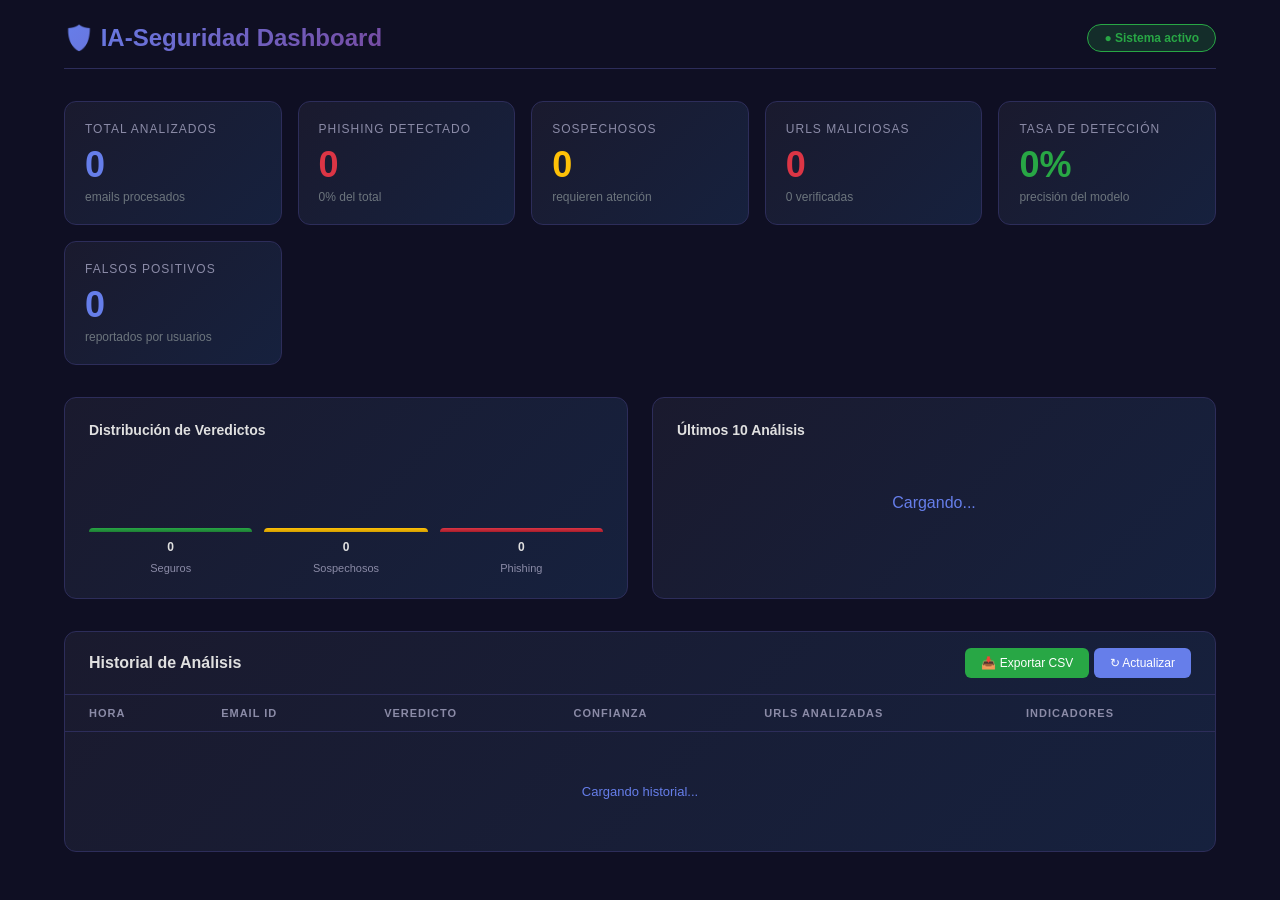
<file: backend/static/index.html>
<!DOCTYPE html>
<html lang="es">
<head>
  <meta charset="UTF-8">
  <meta name="viewport" content="width=device-width, initial-scale=1.0">
  <title>IA-Seguridad — Dashboard</title>
  <style>
    * { margin: 0; padding: 0; box-sizing: border-box; }
    body { font-family: -apple-system, BlinkMacSystemFont, 'Segoe UI', sans-serif; background: #0f0f23; color: #e0e0e0; min-height: 100vh; }

    .dashboard {
      max-width: 1200px;
      margin: 0 auto;
      padding: 24px;
    }

    .header {
      display: flex;
      justify-content: space-between;
      align-items: center;
      margin-bottom: 32px;
      padding-bottom: 16px;
      border-bottom: 1px solid #2d2d5a;
    }

    .header h1 {
      font-size: 24px;
      background: linear-gradient(135deg, #667eea, #764ba2);
      -webkit-background-clip: text;
      -webkit-text-fill-color: transparent;
    }

    .status-badge {
      padding: 6px 16px;
      border-radius: 20px;
      font-size: 12px;
      font-weight: 600;
    }

    .status-badge.live {
      background: rgba(40, 167, 69, 0.2);
      color: #28a745;
      border: 1px solid #28a745;
    }

    /* Cards grid */
    .cards-grid {
      display: grid;
      grid-template-columns: repeat(auto-fit, minmax(200px, 1fr));
      gap: 16px;
      margin-bottom: 32px;
    }

    .card {
      background: linear-gradient(135deg, #1a1a2e, #16213e);
      border-radius: 12px;
      padding: 20px;
      border: 1px solid #2d2d5a;
      transition: transform 0.2s;
    }

    .card:hover { transform: translateY(-2px); }

    .card-label {
      font-size: 12px;
      color: #8b8ba7;
      text-transform: uppercase;
      letter-spacing: 1px;
      margin-bottom: 8px;
    }

    .card-value {
      font-size: 36px;
      font-weight: 700;
      margin-bottom: 4px;
    }

    .card-value.safe { color: #28a745; }
    .card-value.suspicious { color: #ffc107; }
    .card-value.phishing { color: #dc3545; }
    .card-value.neutral { color: #667eea; }

    .card-sub { font-size: 12px; color: #6c757d; }

    /* Charts section */
    .charts-row {
      display: grid;
      grid-template-columns: 1fr 1fr;
      gap: 24px;
      margin-bottom: 32px;
    }

    .chart-card {
      background: linear-gradient(135deg, #1a1a2e, #16213e);
      border-radius: 12px;
      padding: 24px;
      border: 1px solid #2d2d5a;
    }

    .chart-title {
      font-size: 14px;
      font-weight: 600;
      margin-bottom: 16px;
      color: #e0e0e0;
    }

    /* Bar chart */
    .bar-chart { display: flex; gap: 12px; align-items: flex-end; height: 120px; }
    .bar-item { flex: 1; display: flex; flex-direction: column; align-items: center; gap: 8px; }
    .bar { width: 100%; border-radius: 4px 4px 0 0; transition: height 0.5s ease; min-height: 4px; }
    .bar.safe { background: linear-gradient(180deg, #28a745, #1e7e34); }
    .bar.suspicious { background: linear-gradient(180deg, #ffc107, #d39e00); }
    .bar.phishing { background: linear-gradient(180deg, #dc3545, #a71d2a); }
    .bar-label { font-size: 11px; color: #8b8ba7; text-align: center; }
    .bar-value { font-size: 12px; font-weight: 600; }

    /* History table */
    .history-table-container {
      background: linear-gradient(135deg, #1a1a2e, #16213e);
      border-radius: 12px;
      border: 1px solid #2d2d5a;
      overflow: hidden;
    }

    .history-header {
      display: flex;
      justify-content: space-between;
      align-items: center;
      padding: 16px 24px;
      border-bottom: 1px solid #2d2d5a;
    }

    .history-header h2 { font-size: 16px; }

    .history-table {
      width: 100%;
      border-collapse: collapse;
    }

    .history-table th {
      text-align: left;
      padding: 12px 24px;
      font-size: 11px;
      color: #8b8ba7;
      text-transform: uppercase;
      letter-spacing: 1px;
      border-bottom: 1px solid #2d2d5a;
    }

    .history-table td {
      padding: 12px 24px;
      font-size: 13px;
      border-bottom: 1px solid #1a1a2e;
    }

    .history-table tr:last-child td { border-bottom: none; }
    .history-table tr:hover { background: rgba(102, 126, 234, 0.05); }

    .verdict-tag {
      padding: 4px 10px;
      border-radius: 12px;
      font-size: 11px;
      font-weight: 600;
      display: inline-block;
    }

    .verdict-tag.safe { background: rgba(40, 167, 69, 0.2); color: #28a745; }
    .verdict-tag.suspicious { background: rgba(255, 193, 7, 0.2); color: #ffc107; }
    .verdict-tag.phishing { background: rgba(220, 53, 69, 0.2); color: #dc3545; }
    .verdict-tag.review_needed { background: rgba(108, 117, 125, 0.2); color: #6c757d; }

    .confidence-cell { color: #8b8ba7; }

    .url-threat {
      display: inline-flex;
      align-items: center;
      gap: 4px;
      color: #dc3545;
      font-size: 11px;
    }

    .refresh-btn {
      background: #667eea;
      color: white;
      border: none;
      padding: 8px 16px;
      border-radius: 6px;
      font-size: 12px;
      cursor: pointer;
    }

    .export-btn {
      background: #28a745;
      color: white;
      border: none;
      padding: 8px 16px;
      border-radius: 6px;
      font-size: 12px;
      cursor: pointer;
      margin-left: 8px;
    }

    .export-btn:hover { background: #218838; }

    .empty-state {
      text-align: center;
      padding: 40px;
      color: #6c757d;
    }

    .loading { text-align: center; padding: 40px; color: #667eea; }

    @media (max-width: 768px) {
      .charts-row { grid-template-columns: 1fr; }
    }
  </style>
</head>
<body>
  <div class="dashboard">
    <div class="header">
      <h1>🛡️ IA-Seguridad Dashboard</h1>
      <span class="status-badge live">● Sistema activo</span>
    </div>

    <!-- Stats cards -->
    <div class="cards-grid">
      <div class="card">
        <div class="card-label">Total Analizados</div>
        <div class="card-value neutral" id="total-analyzed">0</div>
        <div class="card-sub">emails procesados</div>
      </div>
      <div class="card">
        <div class="card-label">Phishing Detectado</div>
        <div class="card-value phishing" id="total-phishing">0</div>
        <div class="card-sub" id="phishing-rate">0% del total</div>
      </div>
      <div class="card">
        <div class="card-label">Sospechosos</div>
        <div class="card-value suspicious" id="total-suspicious">0</div>
        <div class="card-sub">requieren atención</div>
      </div>
      <div class="card">
        <div class="card-label">URLs Maliciosas</div>
        <div class="card-value phishing" id="total-malicious-urls">0</div>
        <div class="card-sub" id="urls-checked">0 verificadas</div>
      </div>
      <div class="card">
        <div class="card-label">Tasa de Detección</div>
        <div class="card-value safe" id="detection-rate">0%</div>
        <div class="card-sub">precisión del modelo</div>
      </div>
      <div class="card">
        <div class="card-label">Falsos Positivos</div>
        <div class="card-value neutral" id="false-positives">0</div>
        <div class="card-sub">reportados por usuarios</div>
      </div>
    </div>

    <!-- Charts -->
    <div class="charts-row">
      <div class="chart-card">
        <div class="chart-title">Distribución de Veredictos</div>
        <div class="bar-chart" id="bar-chart">
          <div class="bar-item">
            <div class="bar safe" id="bar-safe" style="height: 0px"></div>
            <div class="bar-value" id="bar-safe-val">0</div>
            <div class="bar-label">Seguros</div>
          </div>
          <div class="bar-item">
            <div class="bar suspicious" id="bar-suspicious" style="height: 0px"></div>
            <div class="bar-value" id="bar-suspicious-val">0</div>
            <div class="bar-label">Sospechosos</div>
          </div>
          <div class="bar-item">
            <div class="bar phishing" id="bar-phishing" style="height: 0px"></div>
            <div class="bar-value" id="bar-phishing-val">0</div>
            <div class="bar-label">Phishing</div>
          </div>
        </div>
      </div>

      <div class="chart-card">
        <div class="chart-title">Últimos 10 Análisis</div>
        <div id="mini-history" style="display:flex;flex-direction:column;gap:6px;">
          <div class="loading">Cargando...</div>
        </div>
      </div>
    </div>

    <!-- History table -->
    <div class="history-table-container">
      <div class="history-header">
        <h2>Historial de Análisis</h2>
        <div>
          <button class="export-btn" onclick="exportCSV()">📥 Exportar CSV</button>
          <button class="refresh-btn" onclick="loadData()">↻ Actualizar</button>
        </div>
      </div>
      <table class="history-table">
        <thead>
          <tr>
            <th>Hora</th>
            <th>Email ID</th>
            <th>Veredicto</th>
            <th>Confianza</th>
            <th>URLs Analizadas</th>
            <th>Indicadores</th>
          </tr>
        </thead>
        <tbody id="history-body">
          <tr><td colspan="6"><div class="loading">Cargando historial...</div></td></tr>
        </tbody>
      </table>
    </div>
  </div>

  <script>
    const API_BASE = 'http://localhost:8000';

    async function loadData() {
      try {
        const [statsResp, historyResp] = await Promise.all([
          fetch(`${API_BASE}/api/dashboard/stats`),
          fetch(`${API_BASE}/api/dashboard/history?limit=50`)
        ]);

        const stats = await statsResp.json();
        const history = await historyResp.json();

        updateStats(stats);
        updateHistory(history.items || []);
        updateBarChart(stats);
        updateMiniHistory(history.items || []);
      } catch (e) {
        console.error('Error loading dashboard:', e);
      }
    }

    function updateStats(s) {
      document.getElementById('total-analyzed').textContent = s.total_analyzed;
      document.getElementById('total-phishing').textContent = s.total_phishing;
      document.getElementById('total-suspicious').textContent = s.total_suspicious;
      document.getElementById('total-malicious-urls').textContent = s.total_malicious_urls;
      document.getElementById('detection-rate').textContent = s.detection_rate + '%';
      document.getElementById('false-positives').textContent = s.false_positives_reported;
      document.getElementById('phishing-rate').textContent = s.phishing_rate + '% del total';
      document.getElementById('urls-checked').textContent = s.total_urls_checked + ' verificadas';
    }

    function updateHistory(items) {
      const tbody = document.getElementById('history-body');

      if (!items || items.length === 0) {
        tbody.innerHTML = '<tr><td colspan="6"><div class="empty-state">No hay análisis registrados aún. Usá la extensión para analizar emails.</div></td></tr>';
        return;
      }

      tbody.innerHTML = items.map(item => {
        const indicators = item.indicators || [];
        const urls = item.urls_analyzed || [];
        const maliciousUrls = urls.filter(u => u.malicious);
        const time = new Date(item.analyzed_at).toLocaleTimeString('es-AR');

        return `
          <tr>
            <td>${time}</td>
            <td style="font-family:monospace;font-size:11px;color:#8b8ba7;">${(item.email_id || 'N/A').substring(0, 12)}...</td>
            <td><span class="verdict-tag ${item.verdict}">${getVerdictLabel(item.verdict)}</span></td>
            <td class="confidence-cell">${item.confidence > 0 ? (item.confidence * 100).toFixed(0) + '%' : 'N/A'}</td>
            <td>
              ${urls.length > 0 ? urls.length + ' verificada(s)' : 'Sin URLs'}
              ${maliciousUrls.length > 0 ? `<br><span class="url-threat">⚠️ ${maliciousUrls.length} maliciosa(s)</span>` : ''}
            </td>
            <td style="font-size:11px;color:#6c757d;">${indicators.slice(0, 2).join(', ')}${indicators.length > 2 ? '...' : ''}</td>
          </tr>
        `;
      }).join('');
    }

    function updateBarChart(stats) {
      const total = stats.total_safe + stats.total_suspicious + stats.total_phishing || 1;
      const maxHeight = 100; // pixels

      function setBar(id, count, labelClass) {
        const pct = (count / total) * maxHeight;
        document.getElementById(id).style.height = pct + 'px';
        document.getElementById(id.replace('bar-', 'bar-') + '-val').textContent = count;
      }

      setBar('bar-safe', stats.total_safe);
      setBar('bar-suspicious', stats.total_suspicious);
      setBar('bar-phishing', stats.total_phishing);

      // Fix the val elements
      document.getElementById('bar-safe-val').textContent = stats.total_safe;
      document.getElementById('bar-suspicious-val').textContent = stats.total_suspicious;
      document.getElementById('bar-phishing-val').textContent = stats.total_phishing;
    }

    function updateMiniHistory(items) {
      const container = document.getElementById('mini-history');
      const last10 = (items || []).slice(0, 10);

      if (last10.length === 0) {
        container.innerHTML = '<div class="empty-state">Sin análisis aún</div>';
        return;
      }

      container.innerHTML = last10.map(item => `
        <div style="display:flex;align-items:center;gap:12px;padding:8px;background:rgba(255,255,255,0.03);border-radius:6px;">
          <span class="verdict-tag ${item.verdict}" style="flex-shrink:0;">${getShortLabel(item.verdict)}</span>
          <span style="flex:1;font-size:11px;color:#8b8ba7;overflow:hidden;text-overflow:ellipsis;white-space:nowrap;">${(item.email_id || '').substring(0, 16)}...</span>
          <span style="font-size:11px;color:#6c757d;">${item.confidence > 0 ? (item.confidence*100).toFixed(0)+'%' : ''}</span>
        </div>
      `).join('');
    }

    function getVerdictLabel(v) {
      return {safe:'✓ Seguro', suspicious:'⚠ Sospechoso', phishing:'✕ Phishing', review_needed:'? Revisar'}[v] || v;
    }

    function getShortLabel(v) {
      return {safe:'✓', suspicious:'⚠', phishing:'✕', review_needed:'?'}[v] || '?';
    }

    function exportCSV() {
      window.open(`${API_BASE}/api/dashboard/export`, '_blank');
    }

    // Load on start and every 30 seconds
    loadData();
    setInterval(loadData, 30000);
  </script>
</body>
</html>
</file>
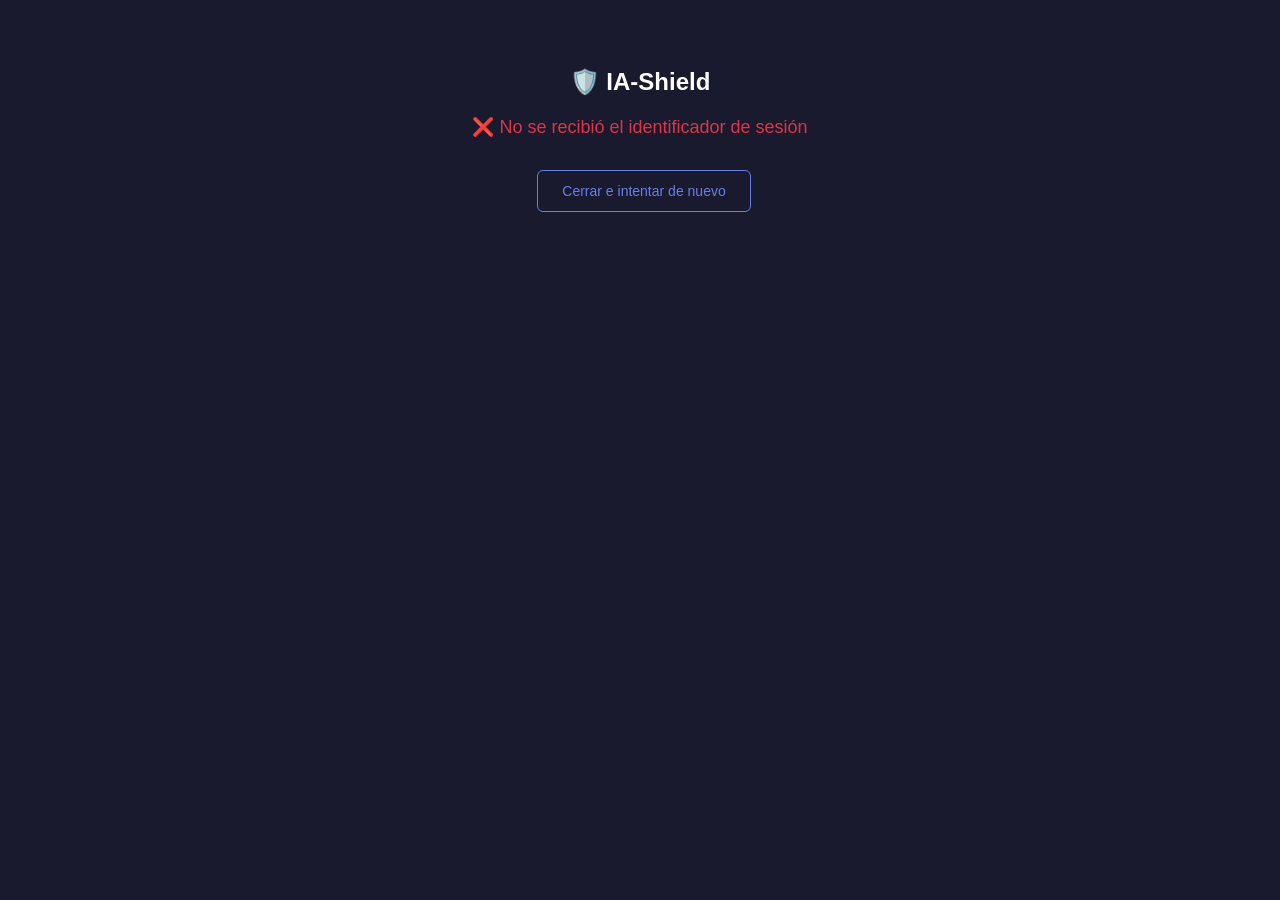
<file: extension/auth-callback.html>
<!DOCTYPE html>
<html>
<head>
  <meta charset="UTF-8">
  <title>IA-Shield — Login</title>
  <style>
    body { font-family: -apple-system, BlinkMacSystemFont, sans-serif; text-align: center; padding: 40px; background: #1a1a2e; color: white; }
    .success { color: #28a745; font-size: 22px; margin: 20px 0; }
    .error { color: #dc3545; font-size: 18px; margin: 20px 0; }
    .info { color: #aaa; font-size: 14px; line-height: 1.6; max-width: 350px; margin: 0 auto; }
    .loading { color: #ffc107; font-size: 18px; margin: 20px 0; }
    .email { color: #667eea; font-size: 14px; margin: 10px 0; }
    .close-btn { background: #667eea; color: white; border: none; padding: 12px 24px; border-radius: 6px; cursor: pointer; font-size: 14px; margin-top: 24px; }
    .close-btn:hover { background: #5a6fd6; }
    .retry-btn { background: transparent; color: #667eea; border: 1px solid #667eea; padding: 12px 24px; border-radius: 6px; cursor: pointer; font-size: 14px; margin-top: 12px; margin-left: 8px; }
    .retry-btn:hover { background: rgba(102,126,234,0.1); }
    .hidden { display: none; }
  </style>
</head>
<body>
  <h2>🛡️ IA-Shield</h2>
  <div id="statusLoading" class="loading">⏳ Verificando sesión...</div>
  <div id="statusSuccess" class="success hidden">✅ ¡Sesión establecida!</div>
  <div id="statusError" class="error hidden">❌ Error al establecer sesión</div>
  <div id="emailDisplay" class="email hidden"></div>
  <p id="infoText" class="info hidden">Cerrá esta ventana y hacé click nuevamente en el ícono de la extensión para ver tus emails.</p>
  <button id="closeBtn" class="close-btn hidden" onclick="window.close()">Cerrar esta ventana</button>
  <button id="retryBtn" class="retry-btn hidden" onclick="window.close()">Cerrar e intentar de nuevo</button>

  <script>
    const API_BASE = 'http://localhost:8000';

    (async function() {
      const params = new URLSearchParams(window.location.search);
      const sessionId = params.get('sessionId');
      const email = params.get('email');

      if (!sessionId) {
        document.getElementById('statusLoading').className = 'hidden';
        document.getElementById('statusError').className = 'error';
        document.getElementById('statusError').textContent = '❌ No se recibió el identificador de sesión';
        document.getElementById('retryBtn').className = 'retry-btn';
        return;
      }

      // Verificar que la sesión es válida en el backend
      try {
        const resp = await fetch(`${API_BASE}/auth/session/${sessionId}`);
        const data = await resp.json();

        document.getElementById('statusLoading').className = 'hidden';

        if (data.valid) {
          document.getElementById('statusSuccess').className = 'success';
          document.getElementById('emailDisplay').className = 'email';
          document.getElementById('emailDisplay').textContent = email ? `📧 ${email}` : '';
          document.getElementById('infoText').className = 'info';
          document.getElementById('closeBtn').className = 'close-btn';

          // Intentar guardar en chrome.storage (solo funciona si estamos en contexto extensión)
          try {
            if (typeof chrome !== 'undefined' && chrome.storage) {
              await chrome.storage.local.set({
                ia_seguridad_session: { sessionId: sessionId, email: email || '' }
              });
              console.log('[IA-Shield] Sesión guardada en chrome.storage desde callback');
            }
          } catch(e) {
            // No estamos en contexto extensión, el popup ya guardó el sessionId
            console.log('[IA-Shield] No se pudo acceder a chrome.storage (normal, estamos en web)');
          }
        } else {
          document.getElementById('statusError').className = 'error';
          document.getElementById('statusError').textContent = '❌ La sesión expiró o no es válida. Cerra e intentá de nuevo.';
          document.getElementById('retryBtn').className = 'retry-btn';
        }
      } catch (e) {
        document.getElementById('statusLoading').className = 'hidden';
        document.getElementById('statusError').className = 'error';
        document.getElementById('statusError').textContent = '❌ Error de conexión con el servidor';
        document.getElementById('retryBtn').className = 'retry-btn';
      }
    })();
  </script>
</body>
</html>
</file>
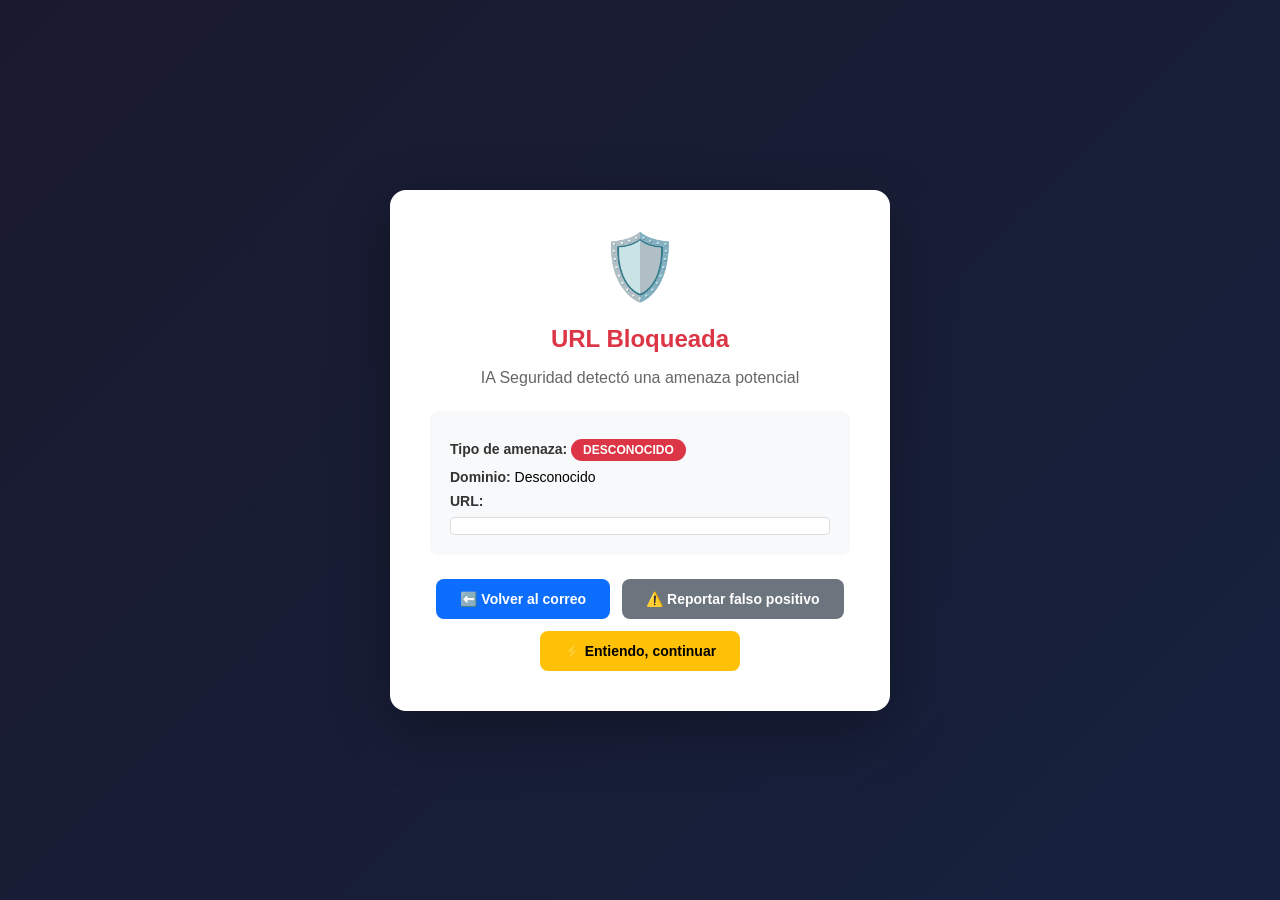
<file: extension/blocked.html>
<!DOCTYPE html>
<html lang="es">
<head>
  <meta charset="UTF-8">
  <meta name="viewport" content="width=device-width, initial-scale=1.0">
  <title>🚫 URL Bloqueada — IA Seguridad</title>
  <style>
    * { box-sizing: border-box; margin: 0; padding: 0; }
    body {
      font-family: -apple-system, BlinkMacSystemFont, 'Segoe UI', Roboto, sans-serif;
      background: linear-gradient(135deg, #1a1a2e 0%, #16213e 100%);
      min-height: 100vh;
      display: flex;
      align-items: center;
      justify-content: center;
      padding: 20px;
    }
    .container {
      background: white;
      border-radius: 16px;
      max-width: 500px;
      padding: 40px;
      box-shadow: 0 20px 60px rgba(0,0,0,0.3);
      text-align: center;
    }
    .icon {
      font-size: 64px;
      margin-bottom: 20px;
    }
    h1 {
      color: #dc3545;
      font-size: 24px;
      margin-bottom: 16px;
    }
    .subtitle {
      color: #666;
      font-size: 16px;
      margin-bottom: 24px;
    }
    .details {
      background: #f8f9fa;
      border-radius: 8px;
      padding: 20px;
      text-align: left;
      margin-bottom: 24px;
    }
    .details p {
      margin: 8px 0;
      font-size: 14px;
    }
    .details strong {
      color: #333;
    }
    .url {
      word-break: break-all;
      font-family: monospace;
      font-size: 12px;
      background: #fff;
      padding: 8px;
      border-radius: 4px;
      border: 1px solid #ddd;
    }
    .threat-type {
      display: inline-block;
      background: #dc3545;
      color: white;
      padding: 4px 12px;
      border-radius: 20px;
      font-size: 12px;
      font-weight: 600;
    }
    .buttons {
      display: flex;
      gap: 12px;
      justify-content: center;
      flex-wrap: wrap;
    }
    button {
      padding: 12px 24px;
      border-radius: 8px;
      font-size: 14px;
      font-weight: 600;
      cursor: pointer;
      border: none;
      transition: all 0.2s;
    }
    .btn-primary {
      background: #0d6efd;
      color: white;
    }
    .btn-primary:hover {
      background: #0b5ed7;
    }
    .btn-secondary {
      background: #6c757d;
      color: white;
    }
    .btn-secondary:hover {
      background: #5a6268;
    }
  </style>
</head>
<body>
  <div class="container">
    <div class="icon">🛡️</div>
    <h1>URL Bloqueada</h1>
    <p class="subtitle">IA Seguridad detectó una amenaza potencial</p>

    <div class="details">
      <p><strong>Tipo de amenaza:</strong> <span id="threatType" class="threat-type">CARGANDO...</span></p>
      <p><strong>Dominio:</strong> <span id="domain">Cargando...</span></p>
      <p><strong>URL:</strong></p>
      <div id="url" class="url">Cargando...</div>
    </div>

    <div class="buttons">
      <button class="btn-primary" onclick="goBack()">⬅️ Volver al correo</button>
      <button class="btn-secondary" onclick="reportFalsePositive()">⚠️ Reportar falso positivo</button>
      <button class="btn-warning" style="background:#ffc107;color:#000;" onclick="proceedAnyway()">⚡ Entiendo, continuar</button>
    </div>
  </div>

  <script>
    // Parse URL parameters
    const params = new URLSearchParams(window.location.search);
    document.getElementById('threatType').textContent = params.get('threat') || 'DESCONOCIDO';
    document.getElementById('domain').textContent = params.get('domain') || 'Desconocido';
    document.getElementById('url').textContent = params.get('url') || '';

    function goBack() {
      window.history.back();
    }

    function reportFalsePositive() {
      const url = params.get('url');
      const domain = params.get('domain');

      // Remove from blocked list
      chrome.storage.local.get('ia_seguridad_blocked_domains').then(stored => {
        const blocked = stored.ia_seguridad_blocked_domains || [];
        const updated = blocked.filter(d => d !== domain);
        chrome.storage.local.set({ ia_seguridad_blocked_domains: updated });

        alert('Dominio removido de la lista de bloqueados. Por favor reporta este falso positivo en el dashboard.');
      });
    }

    function proceedAnyway() {
      const url = params.get('url');
      if (url) {
        if (confirm('¿Estás seguro? Esta URL fue marcada como sospechosa. Continuarás bajo tu propio riesgo.')) {
          window.location.href = url;
        }
      }
    }
  </script>
</body>
</html>
</file>
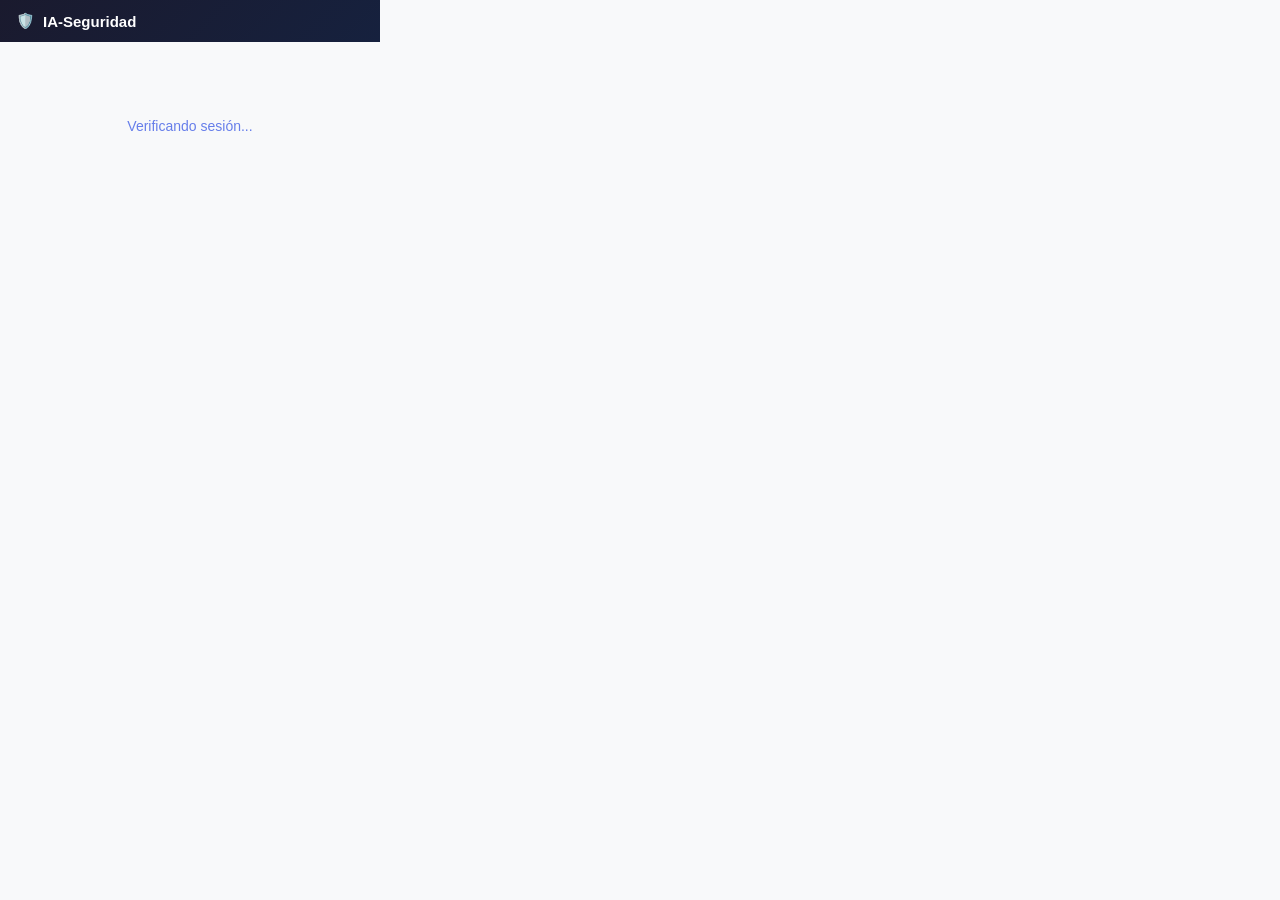
<file: extension/popup/popup.html>
<!DOCTYPE html>
<html lang="es">
<head>
  <meta charset="UTF-8">
  <meta name="viewport" content="width=device-width, initial-scale=1.0">
  <title>IA-Seguridad</title>
  <link rel="stylesheet" href="popup.css">
</head>
<body>
  <div class="container">
    <!-- Header -->
    <header class="header">
      <div class="logo">
        <span class="logo-icon">🛡️</span>
        <span class="logo-text">IA-Seguridad</span>
      </div>
      <div class="user-info" id="userInfo" style="display:none;">
        <span id="userEmail"></span>
        <button id="logoutBtn" class="btn-logout">✕</button>
      </div>
    </header>

    <!-- Loading section (shown while verifying session) -->
    <div id="loadingSection" class="section">
      <div class="loading-prompt">
        <p>Verificando sesión...</p>
      </div>
    </div>

    <!-- Login section -->
    <div id="loginSection" class="section" style="display:none;">
      <div class="login-prompt">
        <p>Protegé tus emails contra phishing con IA</p>
        <button id="loginBtn" class="btn-primary">Conectar con Gmail</button>
      </div>
    </div>

    <!-- Main content (emails) -->
    <div id="mainSection" class="section" style="display:none;">
      <!-- Stats bar -->
      <div class="stats-bar">
        <div class="stat-item safe">
          <span class="stat-num" id="safeCount">0</span>
          <span class="stat-label">Seguros</span>
        </div>
        <div class="stat-item suspicious">
          <span class="stat-num" id="suspiciousCount">0</span>
          <span class="stat-label">Sospechosos</span>
        </div>
        <div class="stat-item phishing">
          <span class="stat-num" id="phishingCount">0</span>
          <span class="stat-label">Phishing</span>
        </div>
      </div>

      <!-- Email list -->
      <div class="email-list" id="emailList">
        <div class="loading">Cargando emails...</div>
      </div>

      <!-- Refresh button -->
      <button id="refreshBtn" class="btn-secondary">↻ Actualizar</button>
    </div>

    <!-- Error -->
    <div id="errorSection" class="section error-section" style="display:none;">
      <p id="errorMessage"></p>
      <button id="retryBtn" class="btn-secondary">Reintentar</button>
    </div>
  </div>

  <script src="popup.js"></script>
</body>
</html>
</file>
<file: extension/popup/popup.css>
* {
  margin: 0;
  padding: 0;
  box-sizing: border-box;
}

body {
  width: 380px;
  min-height: 400px;
  font-family: -apple-system, BlinkMacSystemFont, 'Segoe UI', Roboto, sans-serif;
  background: #f8f9fa;
  color: #212529;
}

.container {
  display: flex;
  flex-direction: column;
  height: 100%;
}

/* Header */
.header {
  display: flex;
  justify-content: space-between;
  align-items: center;
  padding: 12px 16px;
  background: linear-gradient(135deg, #1a1a2e, #16213e);
  color: white;
}

.logo {
  display: flex;
  align-items: center;
  gap: 8px;
  font-weight: 700;
  font-size: 15px;
}

.user-info {
  display: flex;
  align-items: center;
  gap: 8px;
  font-size: 11px;
  opacity: 0.8;
}

.btn-logout {
  background: none;
  border: none;
  color: #fff;
  cursor: pointer;
  font-size: 14px;
  opacity: 0.6;
  transition: opacity 0.2s;
}

.btn-logout:hover {
  opacity: 1;
}

/* Sections */
.section {
  padding: 16px;
  flex: 1;
}

/* Login */
.login-prompt {
  text-align: center;
  padding: 40px 20px;
}

.login-prompt p {
  margin-bottom: 20px;
  color: #6c757d;
  font-size: 14px;
}

/* Loading */
.loading-prompt {
  text-align: center;
  padding: 60px 20px;
}

.loading-prompt p {
  color: #667eea;
  font-size: 14px;
  animation: pulse-text 1.5s infinite;
}

@keyframes pulse-text {
  0%, 100% { opacity: 1; }
  50% { opacity: 0.5; }
}

.btn-primary {
  background: linear-gradient(135deg, #667eea, #764ba2);
  color: white;
  border: none;
  padding: 12px 24px;
  border-radius: 8px;
  font-size: 14px;
  font-weight: 600;
  cursor: pointer;
  width: 100%;
  transition: transform 0.2s, box-shadow 0.2s;
}

.btn-primary:hover {
  transform: translateY(-1px);
  box-shadow: 0 4px 12px rgba(102, 126, 234, 0.4);
}

.btn-secondary {
  background: #e9ecef;
  color: #495057;
  border: none;
  padding: 8px 16px;
  border-radius: 6px;
  font-size: 13px;
  cursor: pointer;
  width: 100%;
  margin-top: 8px;
}

.btn-secondary:hover {
  background: #dee2e6;
}

/* Stats bar */
.stats-bar {
  display: flex;
  gap: 8px;
  margin-bottom: 12px;
}

.stat-item {
  flex: 1;
  text-align: center;
  padding: 8px;
  border-radius: 8px;
  background: white;
  box-shadow: 0 1px 3px rgba(0,0,0,0.1);
}

.stat-item.safe { border-left: 3px solid #28a745; }
.stat-item.suspicious { border-left: 3px solid #ffc107; }
.stat-item.phishing { border-left: 3px solid #dc3545; }

.stat-num {
  display: block;
  font-size: 20px;
  font-weight: 700;
}

.stat-label {
  display: block;
  font-size: 10px;
  color: #6c757d;
  text-transform: uppercase;
}

/* Email list */
.email-list {
  max-height: 320px;
  overflow-y: auto;
  display: flex;
  flex-direction: column;
  gap: 6px;
  margin-bottom: 12px;
}

.email-item {
  background: white;
  border-radius: 8px;
  padding: 10px 12px;
  cursor: pointer;
  transition: box-shadow 0.2s;
  border-left: 4px solid #dee2e6;
  position: relative;
}

.email-item:hover {
  box-shadow: 0 2px 8px rgba(0,0,0,0.1);
}

.email-item.safe { border-left-color: #28a745; }
.email-item.suspicious { border-left-color: #ffc107; }
.email-item.phishing { border-left-color: #dc3545; }
.email-item.review_needed { border-left-color: #6c757d; }
.email-item.not-analyzed { border-left-color: #dee2e6; }

.email-from {
  font-size: 12px;
  font-weight: 600;
  color: #212529;
  white-space: nowrap;
  overflow: hidden;
  text-overflow: ellipsis;
}

.email-subject {
  font-size: 11px;
  color: #495057;
  margin-top: 2px;
  white-space: nowrap;
  overflow: hidden;
  text-overflow: ellipsis;
}

.email-snippet {
  font-size: 10px;
  color: #6c757d;
  margin-top: 4px;
  display: -webkit-box;
  -webkit-line-clamp: 2;
  -webkit-box-orient: vertical;
  overflow: hidden;
}

.email-badge {
  position: absolute;
  top: 10px;
  right: 10px;
  width: 12px;
  height: 12px;
  border-radius: 50%;
  display: flex;
  align-items: center;
  justify-content: center;
  font-size: 8px;
}

.email-badge.safe { background: #28a745; color: white; }
.email-badge.suspicious { background: #ffc107; color: white; }
.email-badge.phishing { background: #dc3545; color: white; }
.email-badge.review_needed { background: #6c757d; color: white; }
.email-badge.analyzing {
  background: #0dcaf0;
  color: white;
  animation: pulse 1s infinite;
}

@keyframes pulse {
  0%, 100% { opacity: 1; }
  50% { opacity: 0.5; }
}

.email-detail {
  display: none;
  padding: 12px;
  background: #f8f9fa;
  border-radius: 8px;
  margin-top: 8px;
  font-size: 11px;
}

.email-detail.open {
  display: block;
}

.email-detail-header {
  display: flex;
  justify-content: space-between;
  align-items: center;
  margin-bottom: 8px;
}

.verdict-badge {
  padding: 4px 8px;
  border-radius: 4px;
  font-size: 10px;
  font-weight: 600;
  text-transform: uppercase;
}

.verdict-badge.safe { background: #d4edda; color: #155724; }
.verdict-badge.suspicious { background: #fff3cd; color: #856404; }
.verdict-badge.phishing { background: #f8d7da; color: #721c24; }
.verdict-badge.review_needed { background: #e2e3e5; color: #383d41; }

.analyze-btn {
  background: #667eea;
  color: white;
  border: none;
  padding: 6px 12px;
  border-radius: 4px;
  font-size: 11px;
  cursor: pointer;
  margin-top: 8px;
}

.analyze-btn:disabled {
  background: #adb5bd;
  cursor: not-allowed;
}

.analysis-result {
  margin-top: 8px;
  padding: 8px;
  background: white;
  border-radius: 6px;
  border-left: 3px solid;
}

.analysis-result.safe { border-color: #28a745; }
.analysis-result.suspicious { border-color: #ffc107; }
.analysis-result.phishing { border-color: #dc3545; }

.confidence-bar {
  height: 4px;
  background: #e9ecef;
  border-radius: 2px;
  margin-top: 6px;
  overflow: hidden;
}

.confidence-fill {
  height: 100%;
  background: linear-gradient(90deg, #28a745, #ffc107, #dc3545);
  border-radius: 2px;
  transition: width 0.3s;
}

.indicators-list {
  margin-top: 6px;
  font-size: 10px;
  color: #6c757d;
}

.indicators-list li {
  margin-left: 16px;
}

.loading {
  text-align: center;
  padding: 20px;
  color: #6c757d;
  font-size: 13px;
}

/* Error section */
.error-section {
  text-align: center;
}

.error-section p {
  color: #dc3545;
  margin-bottom: 12px;
  font-size: 13px;
}
</file>
